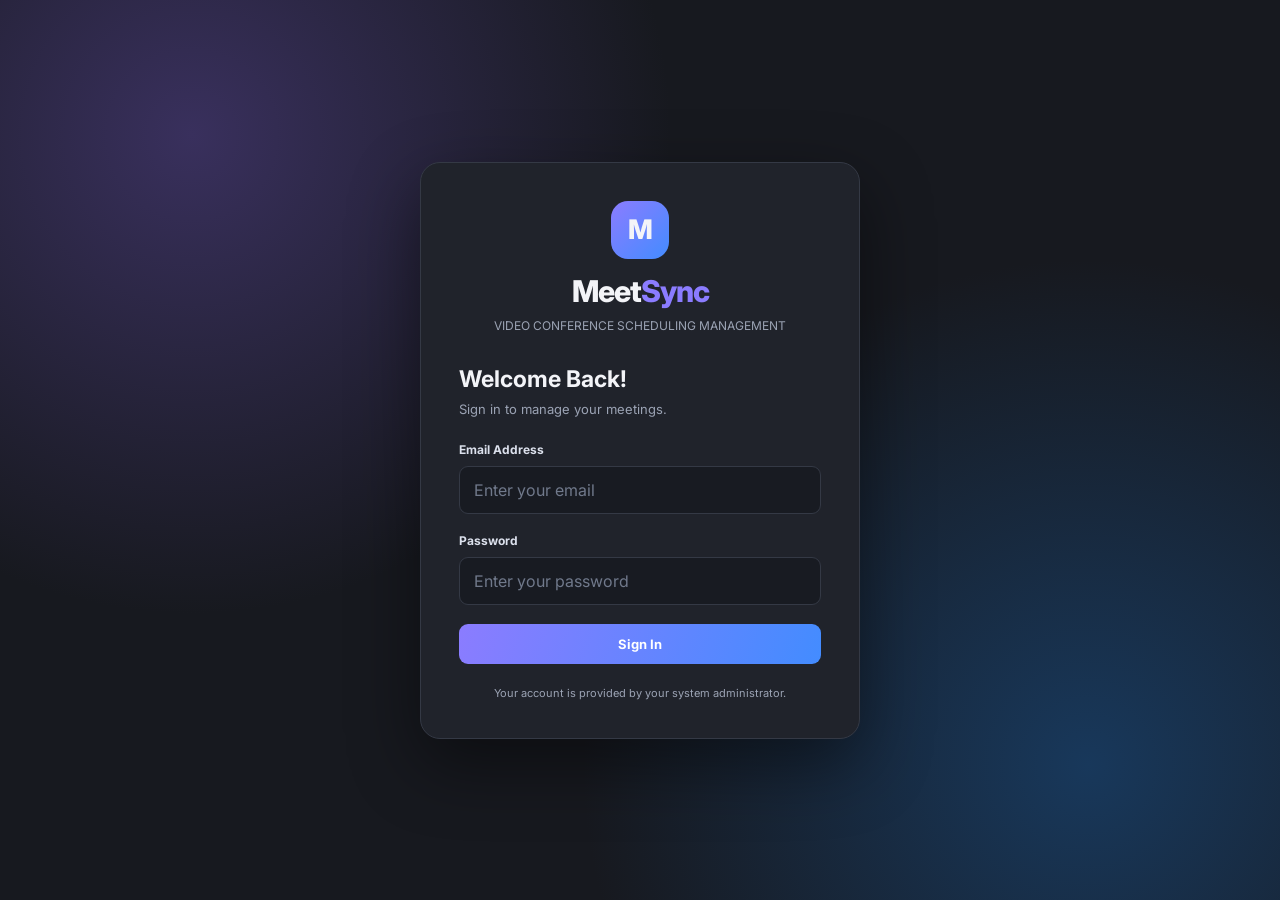
<file: index.html>
<!DOCTYPE html>
<html lang="en">
<head>
    <meta charset="UTF-8">
    <meta name="viewport" content="width=device-width, initial-scale=1.0">
    <title>MeetSync | Login</title>
    <link rel="stylesheet" href="style.css">
</head>
<body class="auth-page">

    <main class="auth-card">
        <div class="auth-brand">
            <div class="brand-icon">M</div>
            <h1>Meet<span>Sync</span></h1>
            <p>VIDEO CONFERENCE SCHEDULING MANAGEMENT</p>
        </div>

        <div class="auth-heading">
            <h2>Welcome Back!</h2>
            <p>Sign in to manage your meetings.</p>
        </div>

        <form id="loginForm">
            <div class="form-group">
                <label for="email">Email Address</label>
                <input type="email" id="email"
                    placeholder="Enter your email" required>
            </div>

            <div class="form-group">
                <label for="password">Password</label>
                <input type="password" id="password"
                    placeholder="Enter your password" required>
            </div>

            <p id="loginMessage" class="message"></p>

            <button type="submit" class="btn btn-primary btn-full">
                Sign In
            </button>
        </form>

        <p class="auth-footer">
            Your account is provided by your system administrator.
        </p>
    </main>

    <script>
    (() => {
        const USERS_KEY = "meetsync_users";
        const SESSION_KEY = "meetsync_session";

        let users = [];

        try {
            users = JSON.parse(localStorage.getItem(USERS_KEY) || "[]");
        } catch (error) {
            users = [];
        }

        if (!Array.isArray(users)) users = [];

        const adminEmail = "admin@meetsync.local";

        let admin = users.find(user =>
            user.email?.toLowerCase() === adminEmail
        );

        if (!admin) {
            users.push({
                id: "admin-001",
                name: "System Administrator",
                email: adminEmail,
                password: "Admin@123",
                role: "admin"
            });
        } else {
            admin.name = "System Administrator";
            admin.password = "Admin@123";
            admin.role = "admin";
        }

        localStorage.setItem(USERS_KEY, JSON.stringify(users));

        const form = document.getElementById("loginForm");
        const message = document.getElementById("loginMessage");

        form.addEventListener("submit", function(event) {
            event.preventDefault();

            const email = document.getElementById("email")
                .value.trim().toLowerCase();

            const password = document.getElementById("password").value;

            const user = users.find(account =>
                account.email?.toLowerCase() === email &&
                account.password === password
            );

            if (!user) {
                message.textContent = "Incorrect email or password.";
                return;
            }

            localStorage.setItem(SESSION_KEY, JSON.stringify({
                id: user.id,
                name: user.name,
                email: user.email,
                role: user.role
            }));

            window.location.href = "dashboard.html";
        });
    })();
    </script>

</body>
</html>
</file>
<file: style.css>
@import url('https://fonts.googleapis.com/css2?family=Inter:wght@400;500;600;700;800&display=swap');

:root {
  --bg:#17191f;
  --sidebar:#111318;
  --panel:#20232b;
  --panel2:#272b35;
  --border:#343945;
  --text:#f3f4f8;
  --muted:#9ba3b4;
  --purple:#8b7cff;
  --blue:#438cff;
  --green:#35c995;
  --red:#f16c80;
  --orange:#efa85b;
}

*{box-sizing:border-box;margin:0;padding:0}
body{font-family:Inter,Arial,sans-serif;background:var(--bg);color:var(--text);min-height:100vh}
a{text-decoration:none;color:inherit}
button,input,select,textarea{font:inherit}
button{cursor:pointer}
.muted,.subtitle{color:var(--muted)}
.small{font-size:12px;color:var(--muted)}
.hidden{display:none!important}

/* Login */
.auth-page{
  min-height:100vh;display:grid;place-items:center;padding:25px;
  background:radial-gradient(circle at 15% 15%,#39305d 0,transparent 36%),
  radial-gradient(circle at 85% 85%,#18385b 0,transparent 38%),var(--bg);
}
.auth-card{
  width:100%;max-width:440px;background:var(--panel);
  border:1px solid var(--border);border-radius:20px;padding:38px;
  box-shadow:0 25px 70px #0007;
}
.auth-brand{text-align:center;margin-bottom:32px}
.brand-icon{
  width:58px;height:58px;border-radius:17px;margin:0 auto 14px;
  display:grid;place-items:center;font-size:27px;font-weight:800;
  background:linear-gradient(135deg,var(--purple),var(--blue));
}
.auth-brand h1{font-size:30px;font-weight:800;letter-spacing:-1px}
.auth-brand h1 span,.brand span{color:var(--purple)}
.auth-brand p{font-size:12px;color:var(--muted);margin-top:9px}
.auth-heading{margin-bottom:25px}
.auth-heading h2{font-size:23px;margin-bottom:8px}
.auth-heading p{font-size:13px;color:var(--muted)}

/* App layout */
.app-layout{display:flex;min-height:100vh}
.sidebar{
  width:250px;min-width:250px;background:var(--sidebar);
  border-right:1px solid var(--border);padding:27px 17px;
  display:flex;flex-direction:column;
}
.brand{font-size:26px;font-weight:800;letter-spacing:-1px;padding:0 12px 35px}
.sidebar-label{
  font-size:10px;letter-spacing:1.5px;color:#727c90;
  font-weight:800;padding:0 12px 13px;
}
.sidebar nav{display:flex;flex-direction:column;gap:7px}
.sidebar nav a{
  display:flex;align-items:center;gap:12px;padding:13px 14px;
  border-radius:9px;color:#aab2c2;font-size:13px;font-weight:600;
  transition:.2s;
}
.sidebar nav a:hover,.sidebar nav a.active{
  color:white;background:linear-gradient(100deg,#8b7cff35,#438cff20);
}
.nav-icon{width:20px;text-align:center;font-size:16px}
.sidebar-bottom{margin-top:auto;padding:20px 12px 0;color:var(--muted);font-size:12px}
.main-content{flex:1;min-width:0;padding:30px 34px}
.topbar{
  display:flex;align-items:center;justify-content:space-between;
  gap:15px;margin-bottom:30px;
}
.topbar h1{font-size:26px;margin-bottom:7px}
.topbar p{font-size:13px;color:var(--muted)}
.user-chip{
  display:flex;align-items:center;gap:10px;background:var(--panel);
  border:1px solid var(--border);padding:9px 13px;border-radius:30px;
  font-size:12px;color:#dce1ed;
}
.avatar{
  width:30px;height:30px;border-radius:50%;display:grid;place-items:center;
  background:linear-gradient(135deg,var(--purple),var(--blue));font-weight:700;
}

/* Buttons and forms */
.btn{
  display:inline-flex;align-items:center;justify-content:center;gap:8px;
  border:0;border-radius:9px;padding:12px 17px;font-weight:700;
  font-size:13px;transition:.2s;
}
.btn:hover{filter:brightness(1.12);transform:translateY(-1px)}
.btn-primary{color:white;background:linear-gradient(110deg,var(--purple),var(--blue))}
.btn-secondary{color:#e7e9f1;background:var(--panel2);border:1px solid var(--border)}
.btn-danger{color:white;background:#9d4055}
.btn-success{color:#071b15;background:var(--green)}
.btn-full{width:100%}
.form-group{margin-bottom:19px}
.form-group label{display:block;font-size:12px;font-weight:700;margin-bottom:9px;color:#dce1ed}
.form-group input,.form-group select,.form-group textarea{
  width:100%;padding:13px 14px;background:#181b22;color:white;
  border:1px solid var(--border);border-radius:9px;outline:none;
}
.form-group textarea{min-height:105px;resize:vertical}
.form-group input:focus,.form-group select:focus,.form-group textarea:focus{
  border-color:var(--purple);box-shadow:0 0 0 3px #8b7cff20;
}
.form-group input::placeholder,.form-group textarea::placeholder{color:#70798b}
.message{font-size:12px;color:var(--red);margin:10px 0}
.message.success{color:var(--green)}

/* Dashboard cards and panels */
.stats-grid{display:grid;grid-template-columns:repeat(4,minmax(0,1fr));gap:17px;margin-bottom:22px}
.stat-card,.panel,.meeting-card,.notification-card{
  background:var(--panel);border:1px solid var(--border);border-radius:14px;padding:21px;
}
.stat-card{position:relative;overflow:hidden}
.stat-card:after{
  content:"";position:absolute;width:75px;height:75px;border-radius:50%;
  right:-28px;top:-30px;background:#8b7cff18;
}
.stat-top{display:flex;align-items:center;justify-content:space-between;margin-bottom:17px}
.stat-icon{
  width:39px;height:39px;border-radius:11px;display:grid;place-items:center;
  background:#8b7cff20;color:#b8adff;font-size:18px;
}
.stat-card h3{font-size:12px;color:var(--muted);font-weight:600}
.stat-card .stat-number{font-size:28px;font-weight:800;margin-top:8px}
.dashboard-grid{display:grid;grid-template-columns:1.05fr 1.5fr;gap:19px;margin-bottom:20px}
.panel h2{font-size:16px;margin-bottom:18px}
.panel-heading{display:flex;justify-content:space-between;align-items:center;gap:10px;margin-bottom:17px}
.panel-heading h2{margin:0}
.chart-container{height:260px;position:relative}
.quick-actions{display:flex;flex-wrap:wrap;gap:11px}
.section-space{margin-top:20px}

/* Tables */
.table-responsive{width:100%;overflow-x:auto}
table{width:100%;border-collapse:collapse;min-width:540px}
th,td{text-align:left;padding:14px 12px;border-bottom:1px solid var(--border);font-size:12px}
th{color:var(--muted);font-weight:700}
td{color:#dce1ed}
tbody tr:hover{background:#ffffff05}
.status{
  display:inline-block;padding:6px 10px;border-radius:20px;
  font-size:10px;font-weight:700;background:#8b7cff20;color:#c2baff;
}
.status.completed{background:#35c99520;color:#55dfad}
.status.cancelled{background:#f16c8020;color:#ff8b9c}
.status.upcoming{background:#438cff20;color:#82b3ff}

/* Meetings, notifications and reports */
.toolbar{display:flex;gap:12px;flex-wrap:wrap;margin-bottom:20px}
.toolbar input,.toolbar select{
  background:var(--panel);border:1px solid var(--border);
  color:white;padding:11px 13px;border-radius:9px;outline:none;
}
.meetings-grid{display:grid;grid-template-columns:repeat(2,minmax(0,1fr));gap:16px}
.meeting-card h3{font-size:16px;margin-bottom:10px}
.meeting-card p{font-size:12px;color:var(--muted);margin:8px 0;line-height:1.6}
.card-actions{display:flex;gap:8px;flex-wrap:wrap;margin-top:16px}
.notification-list{display:grid;gap:13px}
.notification-card{display:flex;gap:15px;align-items:flex-start}
.notification-dot{width:10px;height:10px;border-radius:50%;background:var(--purple);margin-top:5px;flex-shrink:0}
.notification-card.read .notification-dot{background:#586174}
.notification-card h3{font-size:13px;margin-bottom:6px}
.notification-card p{font-size:12px;color:var(--muted);line-height:1.6}
.notification-actions{margin-left:auto}
.report-grid{display:grid;grid-template-columns:repeat(3,minmax(0,1fr));gap:16px;margin-bottom:20px}
.empty-state{text-align:center;padding:35px;color:var(--muted);font-size:13px}
.auth-footer{text-align:center;color:var(--muted);font-size:11px;margin-top:22px}
.admin-note{padding:13px;border:1px solid #8b7cff45;background:#8b7cff12;border-radius:9px;color:#c9c2ff;font-size:12px;margin-bottom:20px}

@media(max-width:1100px){
  .stats-grid{grid-template-columns:repeat(2,minmax(0,1fr))}
  .dashboard-grid{grid-template-columns:1fr}
}
@media(max-width:760px){
  .app-layout{display:block}
  .sidebar{width:100%;min-width:0;padding:17px}
  .brand{padding:0 8px 17px}
  .sidebar nav{flex-direction:row;flex-wrap:wrap}
  .sidebar nav a{padding:10px;font-size:11px}
  .sidebar-label{padding-bottom:9px}
  .sidebar-bottom{display:none}
  .main-content{padding:22px 15px}
  .meetings-grid{grid-template-columns:1fr}
  .report-grid{grid-template-columns:1fr}
}
@media(max-width:460px){
  .stats-grid{grid-template-columns:1fr 1fr;gap:10px}
  .stat-card{padding:15px}
  .stat-card .stat-number{font-size:23px}
  .topbar h1{font-size:21px}
  .user-chip{display:none}
  .auth-card{padding:27px 21px}
}
</file>
